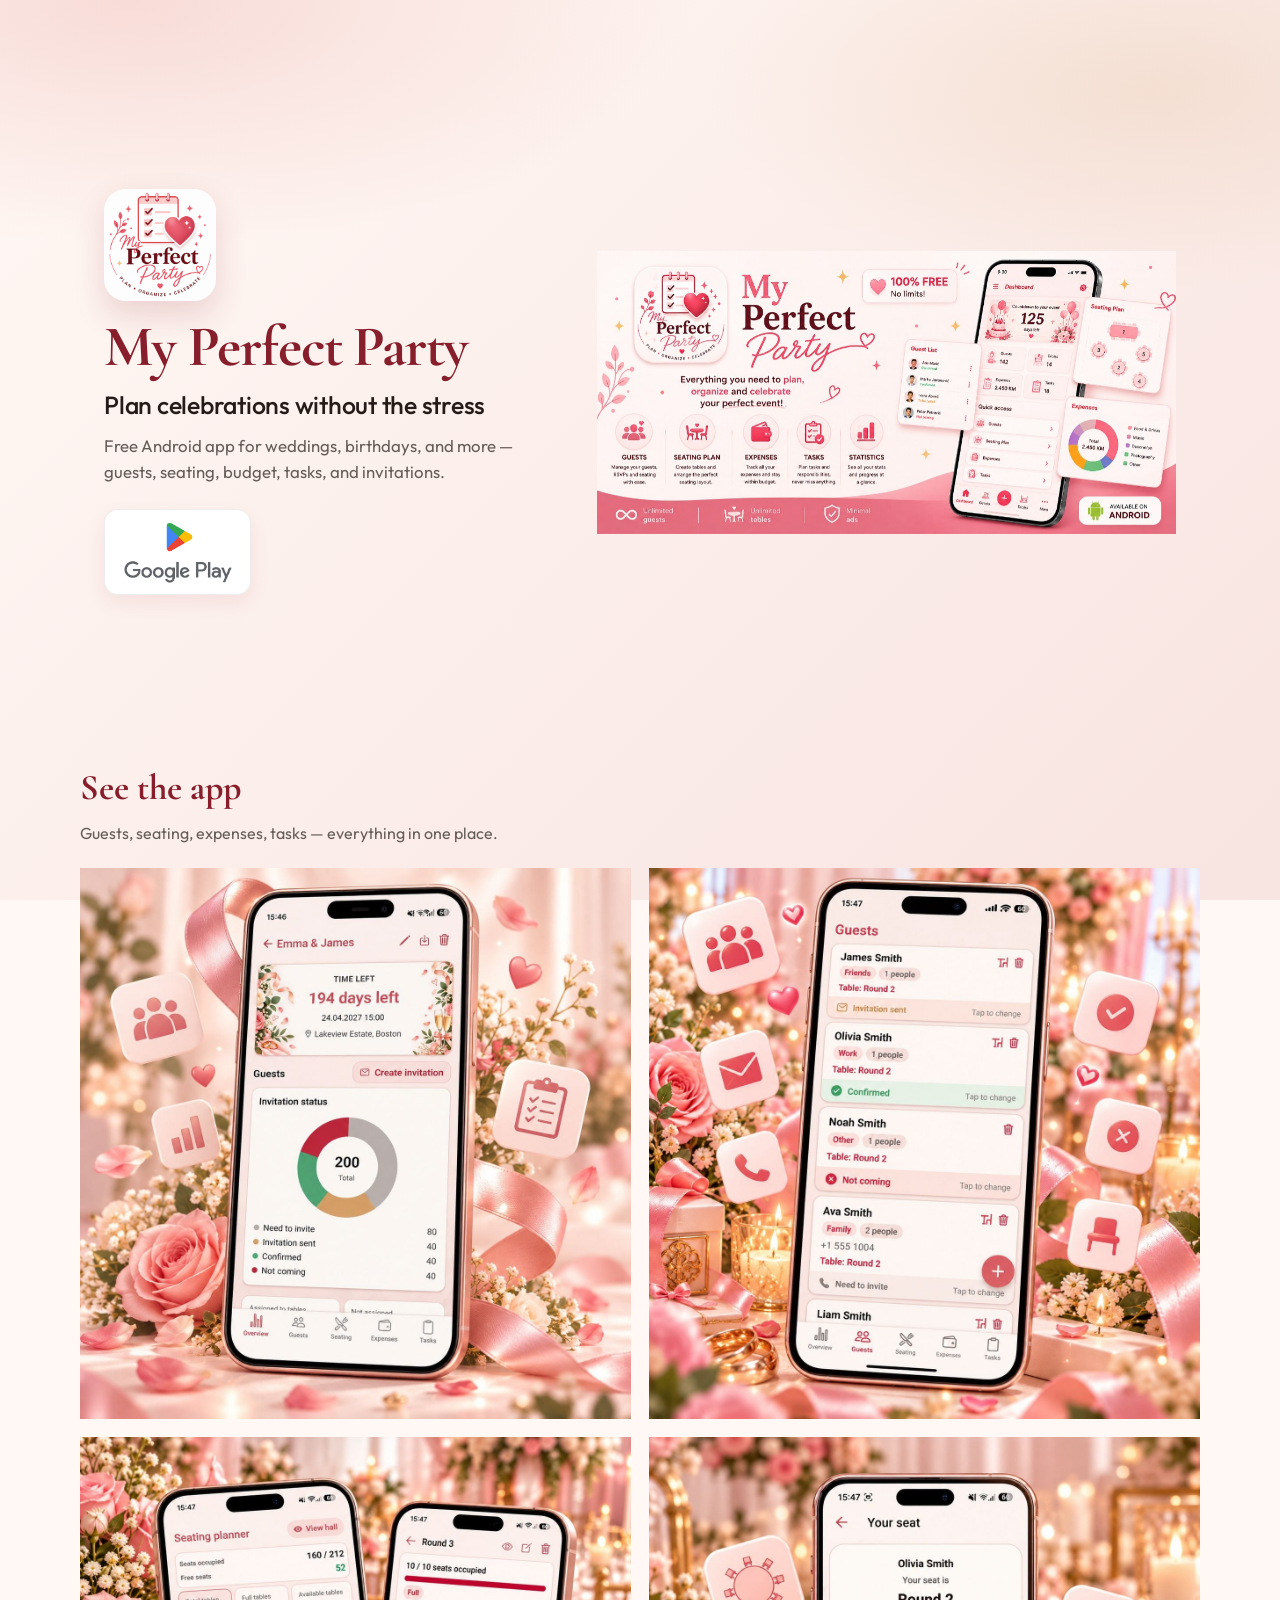
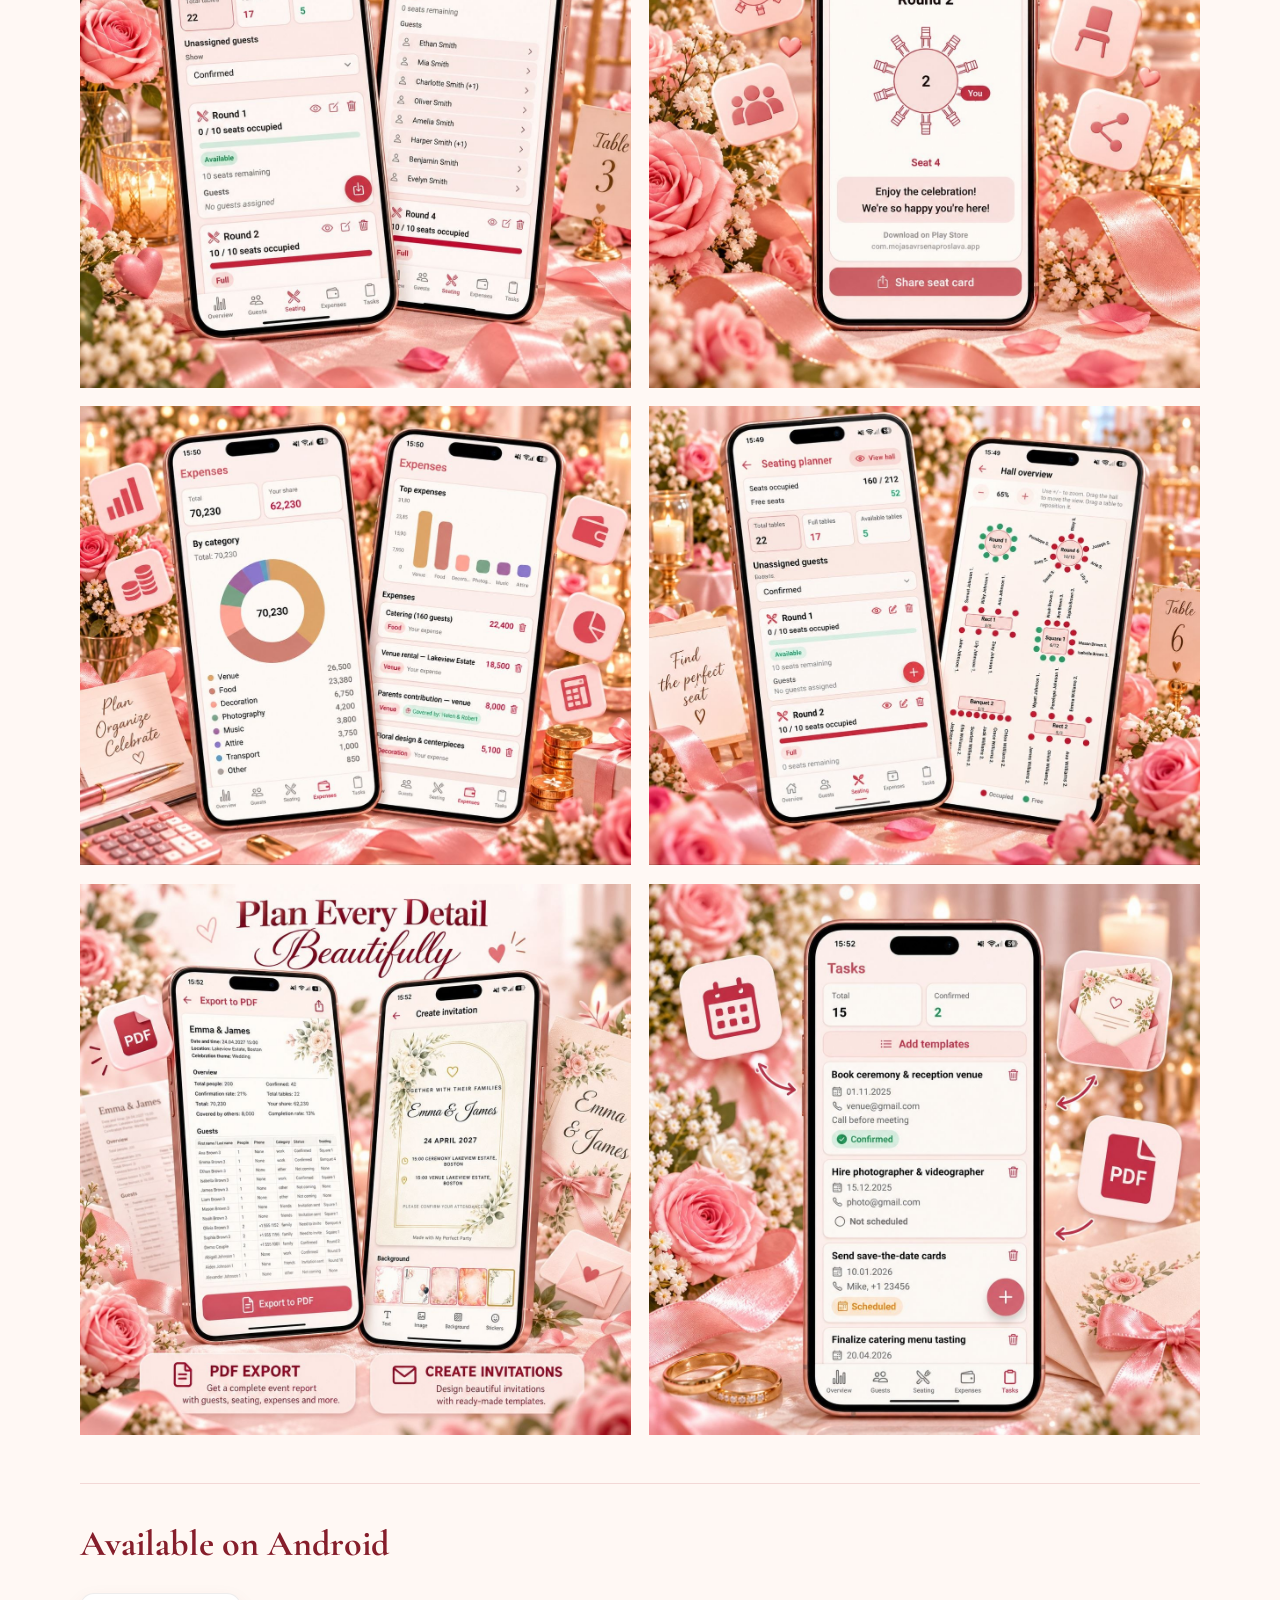
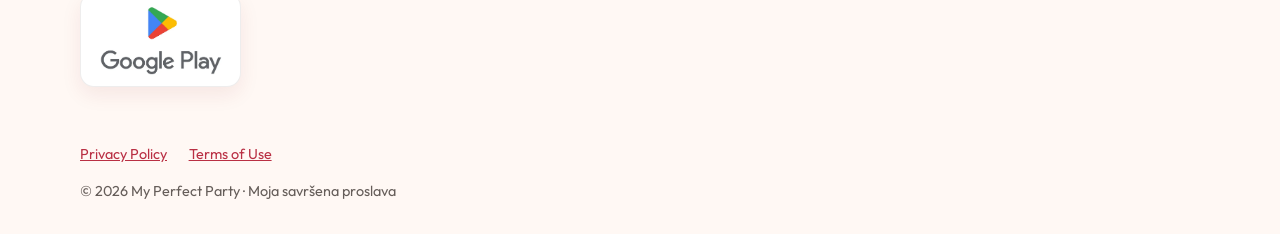
<file: index.html>
<!DOCTYPE html>
<html lang="en">
  <head>
    <meta charset="utf-8" />
    <meta name="viewport" content="width=device-width, initial-scale=1" />
    <title>My Perfect Party</title>
    <meta
      name="description"
      content="My Perfect Party — free wedding, birthday, and celebration planner for Android. Guests, seating, budget, tasks, and more."
    />
    <link rel="icon" href="images/icon.png" type="image/png" />
    <link rel="apple-touch-icon" href="images/icon.png" />
    <link rel="preconnect" href="https://fonts.googleapis.com" />
    <link rel="preconnect" href="https://fonts.gstatic.com" crossorigin />
    <link
      href="https://fonts.googleapis.com/css2?family=Cormorant+Garamond:wght@600;700&family=Outfit:wght@400;500;600&display=swap"
      rel="stylesheet"
    />
    <link rel="stylesheet" href="styles.css" />
  </head>
  <body>
    <div class="bg" aria-hidden="true"></div>

    <header class="hero">
      <div class="hero-copy">
        <img
          class="app-icon"
          src="images/icon.png"
          width="112"
          height="112"
          alt="My Perfect Party app icon"
        />
        <p class="brand">My Perfect Party</p>
        <h1>Plan celebrations without the stress</h1>
        <p class="lead">
          Free Android app for weddings, birthdays, and more — guests, seating,
          budget, tasks, and invitations.
        </p>
        <a
          class="play-badge"
          href="https://play.google.com/store/apps/details?id=com.mojasavrsenaproslava.app"
          rel="noopener noreferrer"
          aria-label="Get My Perfect Party on Google Play"
        >
          <img src="images/google-play.png" alt="Google Play" />
        </a>
      </div>
      <a
        class="hero-visual"
        href="https://play.google.com/store/apps/details?id=com.mojasavrsenaproslava.app"
        rel="noopener noreferrer"
      >
        <img
          src="images/promo-hero.png"
          alt="My Perfect Party — plan, organize, and celebrate your perfect event"
        />
      </a>
    </header>

    <main>
      <section class="gallery" aria-labelledby="preview-heading">
        <div class="gallery-intro">
          <h2 id="preview-heading">See the app</h2>
          <p>Guests, seating, expenses, tasks — everything in one place.</p>
        </div>
        <div class="gallery-grid">
          <a
            class="shot"
            href="https://play.google.com/store/apps/details?id=com.mojasavrsenaproslava.app"
            rel="noopener noreferrer"
          >
            <img src="new-images/photo_2026-10-12_16-09-51.jpg" alt="Event overview with days left and invitation status" loading="lazy" />
          </a>
          <a
            class="shot"
            href="https://play.google.com/store/apps/details?id=com.mojasavrsenaproslava.app"
            rel="noopener noreferrer"
          >
            <img src="new-images/photo_2026-10-12_16-09-53.jpg" alt="Guest list with invitation status" loading="lazy" />
          </a>
          <a
            class="shot"
            href="https://play.google.com/store/apps/details?id=com.mojasavrsenaproslava.app"
            rel="noopener noreferrer"
          >
            <img src="new-images/photo_2026-10-12_16-09-58.jpg" alt="Seating planner for each table" loading="lazy" />
          </a>
          <a
            class="shot"
            href="https://play.google.com/store/apps/details?id=com.mojasavrsenaproslava.app"
            rel="noopener noreferrer"
          >
            <img src="new-images/photo_2026-10-12_16-09-55.jpg" alt="A guest seat card for Round 2" loading="lazy" />
          </a>
          <a
            class="shot"
            href="https://play.google.com/store/apps/details?id=com.mojasavrsenaproslava.app"
            rel="noopener noreferrer"
          >
            <img src="new-images/x-1.jpg" alt="Expenses by category and top costs" loading="lazy" />
          </a>
          <a
            class="shot"
            href="https://play.google.com/store/apps/details?id=com.mojasavrsenaproslava.app"
            rel="noopener noreferrer"
          >
            <img src="new-images/x-2.jpg" alt="Seating planner and hall overview" loading="lazy" />
          </a>
          <a
            class="shot"
            href="https://play.google.com/store/apps/details?id=com.mojasavrsenaproslava.app"
            rel="noopener noreferrer"
          >
            <img src="new-images/photo_2026-10-12_16-21-31.jpg" alt="Export a PDF and create invitations" loading="lazy" />
          </a>
          <a
            class="shot"
            href="https://play.google.com/store/apps/details?id=com.mojasavrsenaproslava.app"
            rel="noopener noreferrer"
          >
            <img src="new-images/photo_2026-10-12_16-21-35.jpg" alt="Tasks for the celebration" loading="lazy" />
          </a>
        </div>
      </section>

      <section class="cta-band">
        <p class="cta-title">Available on Android</p>
        <a
          class="play-badge play-badge-lg"
          href="https://play.google.com/store/apps/details?id=com.mojasavrsenaproslava.app"
          rel="noopener noreferrer"
          aria-label="Get My Perfect Party on Google Play"
        >
          <img src="images/google-play.png" alt="Google Play" />
        </a>
      </section>
    </main>

    <footer>
      <nav class="links" aria-label="Legal">
        <a href="privacy.html">Privacy Policy</a>
        <a href="terms.html">Terms of Use</a>
      </nav>
      <p>© <span id="year"></span> My Perfect Party · Moja savršena proslava</p>
    </footer>

    <script>
      document.getElementById('year').textContent = String(new Date().getFullYear());
    </script>
  </body>
</html>
</file>
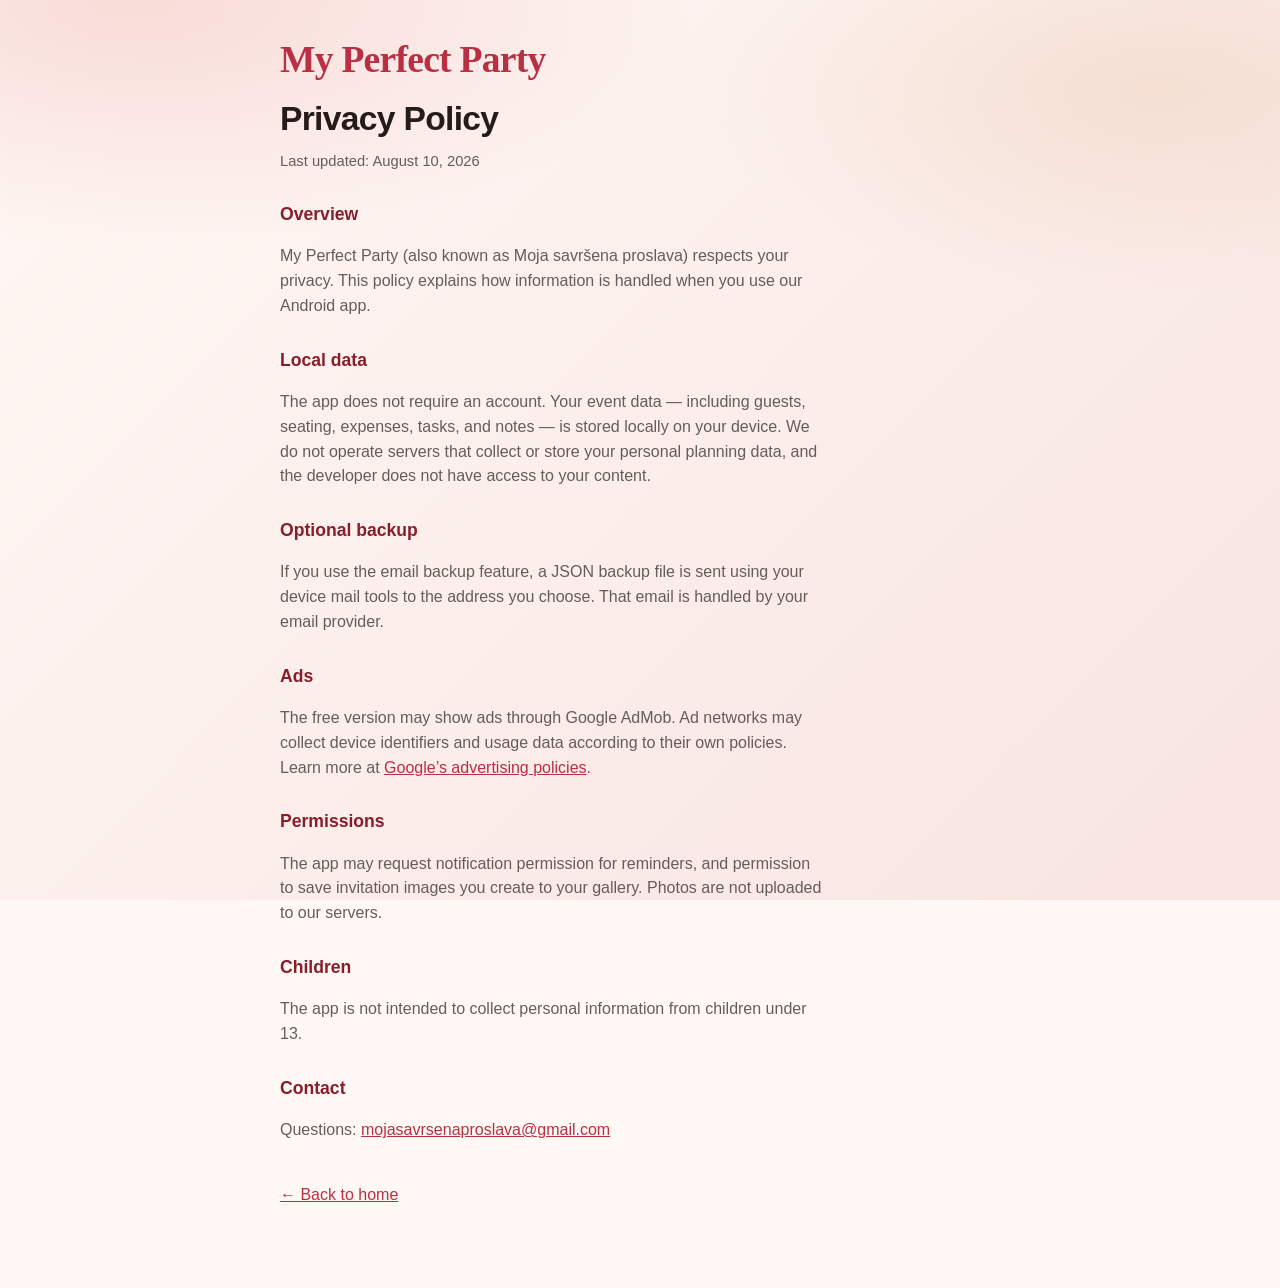
<file: privacy.html>
<!DOCTYPE html>
<html lang="en">
  <head>
    <meta charset="utf-8" />
    <meta name="viewport" content="width=device-width, initial-scale=1" />
    <title>Privacy Policy · My Perfect Party</title>
    <link rel="stylesheet" href="styles.css" />
  </head>
  <body>
    <div class="bg" aria-hidden="true"></div>
    <main class="shell doc">
      <p class="brand"><a href="index.html">My Perfect Party</a></p>
      <h1>Privacy Policy</h1>
      <p class="meta">Last updated: August 10, 2026</p>

      <h2>Overview</h2>
      <p>
        My Perfect Party (also known as Moja savršena proslava) respects your privacy.
        This policy explains how information is handled when you use our Android app.
      </p>

      <h2>Local data</h2>
      <p>
        The app does not require an account. Your event data — including guests, seating,
        expenses, tasks, and notes — is stored locally on your device. We do not operate
        servers that collect or store your personal planning data, and the developer does
        not have access to your content.
      </p>

      <h2>Optional backup</h2>
      <p>
        If you use the email backup feature, a JSON backup file is sent using your device
        mail tools to the address you choose. That email is handled by your email provider.
      </p>

      <h2>Ads</h2>
      <p>
        The free version may show ads through Google AdMob. Ad networks may collect
        device identifiers and usage data according to their own policies. Learn more at
        <a href="https://policies.google.com/technologies/partner-sites" rel="noopener noreferrer"
          >Google’s advertising policies</a
        >.
      </p>

      <h2>Permissions</h2>
      <p>
        The app may request notification permission for reminders, and permission to save
        invitation images you create to your gallery. Photos are not uploaded to our servers.
      </p>

      <h2>Children</h2>
      <p>
        The app is not intended to collect personal information from children under 13.
      </p>

      <h2>Contact</h2>
      <p>
        Questions:
        <a href="mailto:mojasavrsenaproslava@gmail.com">mojasavrsenaproslava@gmail.com</a>
      </p>

      <p class="back"><a href="index.html">← Back to home</a></p>
    </main>
  </body>
</html>
</file>
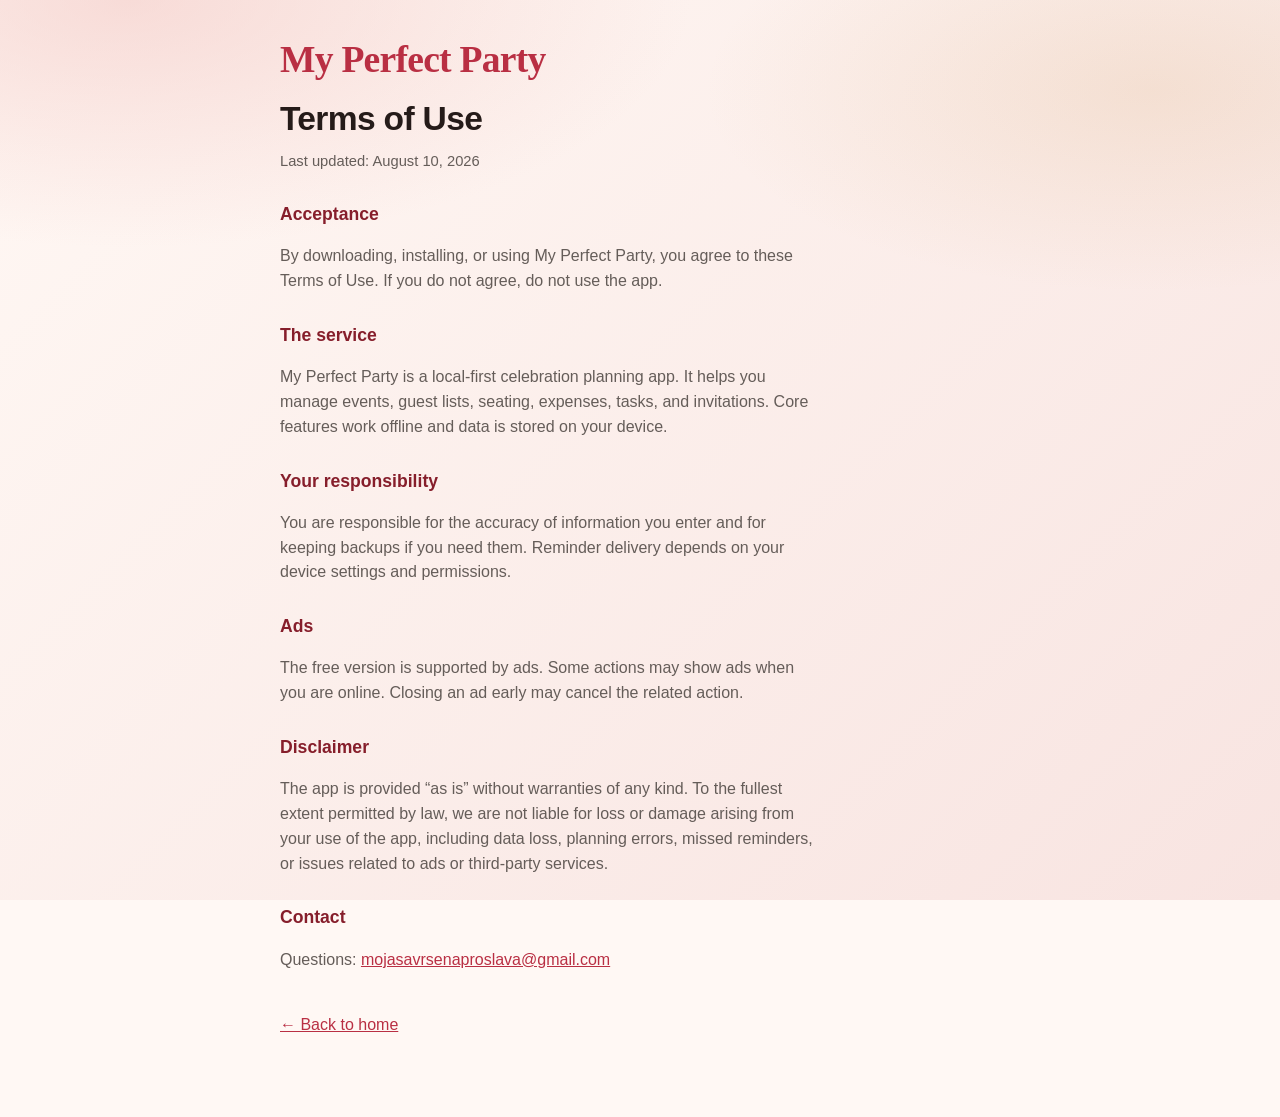
<file: terms.html>
<!DOCTYPE html>
<html lang="en">
  <head>
    <meta charset="utf-8" />
    <meta name="viewport" content="width=device-width, initial-scale=1" />
    <title>Terms of Use · My Perfect Party</title>
    <link rel="stylesheet" href="styles.css" />
  </head>
  <body>
    <div class="bg" aria-hidden="true"></div>
    <main class="shell doc">
      <p class="brand"><a href="index.html">My Perfect Party</a></p>
      <h1>Terms of Use</h1>
      <p class="meta">Last updated: August 10, 2026</p>

      <h2>Acceptance</h2>
      <p>
        By downloading, installing, or using My Perfect Party, you agree to these Terms of
        Use. If you do not agree, do not use the app.
      </p>

      <h2>The service</h2>
      <p>
        My Perfect Party is a local-first celebration planning app. It helps you manage
        events, guest lists, seating, expenses, tasks, and invitations. Core features work
        offline and data is stored on your device.
      </p>

      <h2>Your responsibility</h2>
      <p>
        You are responsible for the accuracy of information you enter and for keeping
        backups if you need them. Reminder delivery depends on your device settings and
        permissions.
      </p>

      <h2>Ads</h2>
      <p>
        The free version is supported by ads. Some actions may show ads when you are
        online. Closing an ad early may cancel the related action.
      </p>

      <h2>Disclaimer</h2>
      <p>
        The app is provided “as is” without warranties of any kind. To the fullest extent
        permitted by law, we are not liable for loss or damage arising from your use of
        the app, including data loss, planning errors, missed reminders, or issues related
        to ads or third-party services.
      </p>

      <h2>Contact</h2>
      <p>
        Questions:
        <a href="mailto:mojasavrsenaproslava@gmail.com">mojasavrsenaproslava@gmail.com</a>
      </p>

      <p class="back"><a href="index.html">← Back to home</a></p>
    </main>
  </body>
</html>
</file>
<file: styles.css>
:root {
  --primary: #c9686f;
  --primary-dark: #b92f43;
  --burgundy: #861e2b;
  --soft-rose: #d48680;
  --blush: #f2c5c1;
  --soft-pink: #f8e4e1;
  --background: #fff8f4;
  --surface: #fffcfa;
  --text: #251b19;
  --text-secondary: #655d59;
  --gold: #d5a36a;
  --font-display: "Cormorant Garamond", Georgia, serif;
  --font-body: "Outfit", "Segoe UI", sans-serif;
}

* {
  box-sizing: border-box;
}

html,
body {
  margin: 0;
  min-height: 100%;
}

body {
  font-family: var(--font-body);
  color: var(--text);
  background: var(--background);
  line-height: 1.55;
}

img {
  max-width: 100%;
  height: auto;
  display: block;
}

.bg {
  position: fixed;
  inset: 0;
  z-index: -1;
  background:
    radial-gradient(ellipse 80% 50% at 10% 0%, rgba(242, 197, 193, 0.55), transparent 55%),
    radial-gradient(ellipse 70% 45% at 90% 10%, rgba(213, 163, 106, 0.18), transparent 50%),
    linear-gradient(135deg, #fff8f4 0%, #f8e4e1 100%);
}

@keyframes fadeUp {
  from {
    opacity: 0;
    transform: translateY(18px);
  }
  to {
    opacity: 1;
    transform: translateY(0);
  }
}

@keyframes softPulse {
  0%,
  100% {
    transform: scale(1);
  }
  50% {
    transform: scale(1.03);
  }
}

@keyframes driftIn {
  from {
    opacity: 0;
    transform: translateX(24px) scale(0.98);
  }
  to {
    opacity: 1;
    transform: translateX(0) scale(1);
  }
}

/* —— Landing hero —— */
.hero {
  display: grid;
  grid-template-columns: 1fr;
  gap: 2rem;
  width: min(1120px, 100%);
  margin: 0 auto;
  padding: 2.5rem 1.25rem 1.5rem;
  align-items: center;
}

.hero-copy {
  animation: fadeUp 0.7s ease both;
}

.app-icon {
  width: 96px;
  height: 96px;
  border-radius: 22px;
  margin-bottom: 1rem;
  box-shadow: 0 14px 32px rgba(134, 30, 43, 0.16);
  animation: softPulse 3.2s ease-in-out infinite;
}

.brand {
  margin: 0 0 0.65rem;
  font-family: var(--font-display);
  font-size: clamp(2.4rem, 6vw, 3.6rem);
  font-weight: 700;
  letter-spacing: -0.02em;
  line-height: 1.05;
  color: var(--burgundy);
}

.brand a {
  color: inherit;
  text-decoration: none;
}

.hero h1 {
  margin: 0 0 0.75rem;
  font-family: var(--font-body);
  font-size: clamp(1.2rem, 2.6vw, 1.55rem);
  line-height: 1.35;
  letter-spacing: -0.01em;
  color: var(--text);
  font-weight: 500;
}

.lead,
.doc p,
.meta {
  color: var(--text-secondary);
  max-width: 34rem;
}

.hero .lead {
  margin: 0 0 1.5rem;
  font-size: 1.05rem;
}

.play-badge {
  display: inline-flex;
  align-items: center;
  justify-content: center;
  padding: 0.55rem 0.85rem;
  background: #fff;
  border-radius: 14px;
  border: 1px solid rgba(37, 27, 25, 0.08);
  box-shadow: 0 8px 20px rgba(134, 30, 43, 0.08);
  transition: transform 0.25s ease, box-shadow 0.25s ease;
}

.play-badge img {
  width: 118px;
  height: auto;
}

.play-badge:hover,
.play-badge:focus-visible {
  transform: translateY(-2px);
  box-shadow: 0 12px 28px rgba(134, 30, 43, 0.14);
}

.play-badge-lg img {
  width: 132px;
}

.hero-visual {
  display: block;
  animation: driftIn 0.9s 0.15s ease both;
}

.hero-visual img {
  width: 100%;
  border-radius: 0;
}

@media (min-width: 900px) {
  .hero {
    grid-template-columns: minmax(280px, 0.9fr) minmax(0, 1.15fr);
    gap: 2.5rem;
    padding: 3.5rem 1.5rem 2rem;
    min-height: min(88vh, 760px);
  }

  .app-icon {
    width: 112px;
    height: 112px;
  }
}

/* —— Gallery —— */
.gallery {
  width: min(1120px, calc(100% - 2rem));
  margin: 0 auto 3rem;
  animation: fadeUp 0.8s 0.25s ease both;
}

.gallery-intro {
  margin-bottom: 1.35rem;
}

.gallery-intro h2,
.cta-title {
  margin: 0 0 0.35rem;
  font-family: var(--font-display);
  font-size: clamp(1.75rem, 3.5vw, 2.25rem);
  color: var(--burgundy);
  font-weight: 700;
}

.gallery-intro p {
  margin: 0;
  color: var(--text-secondary);
}

.gallery-grid {
  display: grid;
  grid-template-columns: repeat(2, minmax(0, 1fr));
  gap: 0.85rem;
}

@media (min-width: 640px) {
  .gallery-grid {
    gap: 1.15rem;
  }
}

.shot {
  display: block;
  overflow: hidden;
  text-decoration: none;
  transition: transform 0.3s ease;
}

.shot img {
  width: 100%;
  transition: transform 0.45s ease;
}

.shot:hover,
.shot:focus-visible {
  transform: translateY(-3px);
}

.shot:hover img,
.shot:focus-visible img {
  transform: scale(1.02);
}

/* —— CTA band —— */
.cta-band {
  width: min(1120px, calc(100% - 2rem));
  margin: 0 auto 3rem;
  padding: 2rem 0 0.5rem;
  display: flex;
  flex-direction: column;
  align-items: flex-start;
  gap: 1rem;
  border-top: 1px solid rgba(201, 104, 111, 0.22);
}

.btn {
  display: inline-flex;
  align-items: center;
  justify-content: center;
  min-height: 2.85rem;
  padding: 0.7rem 1.2rem;
  border-radius: 999px;
  text-decoration: none;
  font-weight: 600;
  font-size: 0.98rem;
}

.btn.primary {
  color: #fff;
  background: linear-gradient(135deg, #b92f43 0%, #c9686f 55%, #d48680 100%);
  box-shadow: 0 10px 24px rgba(185, 47, 67, 0.22);
}

.btn.ghost {
  color: var(--burgundy);
  background: var(--surface);
  border: 1px solid rgba(201, 104, 111, 0.35);
}

.links {
  display: flex;
  flex-wrap: wrap;
  gap: 1rem 1.35rem;
  margin-bottom: 0.75rem;
}

.links a,
.doc a,
.back a {
  color: var(--primary-dark);
}

footer {
  width: min(1120px, calc(100% - 2rem));
  margin: 0 auto 2rem;
  color: var(--text-secondary);
  font-size: 0.9rem;
}

/* —— Legal / doc pages —— */
.shell {
  width: min(720px, calc(100% - 2rem));
  margin: 0 auto;
  padding: 4.5rem 0 3rem;
}

.shell.doc {
  padding-top: 2.5rem;
  padding-bottom: 4rem;
}

.shell .brand {
  margin: 0 0 1.25rem;
  font-size: clamp(1.75rem, 4vw, 2.35rem);
}

.shell h1 {
  margin: 0 0 1rem;
  font-size: clamp(1.55rem, 3.5vw, 2.1rem);
  line-height: 1.2;
  letter-spacing: -0.02em;
  color: var(--text);
  font-weight: 650;
  font-family: var(--font-body);
}

h2 {
  margin: 1.75rem 0 0.5rem;
  font-size: 1.1rem;
  color: var(--burgundy);
}

.meta {
  margin-top: -0.35rem;
  font-size: 0.92rem;
}

.actions {
  display: flex;
  flex-wrap: wrap;
  gap: 0.75rem;
  margin: 1.75rem 0 2rem;
}

.shell + footer,
.doc ~ footer {
  width: min(720px, calc(100% - 2rem));
}

.back {
  margin-top: 2.5rem;
}

@media (prefers-reduced-motion: reduce) {
  .hero-copy,
  .hero-visual,
  .gallery,
  .app-icon,
  .shot,
  .shot img,
  .play-badge {
    animation: none;
    transition: none;
  }
}
</file>
